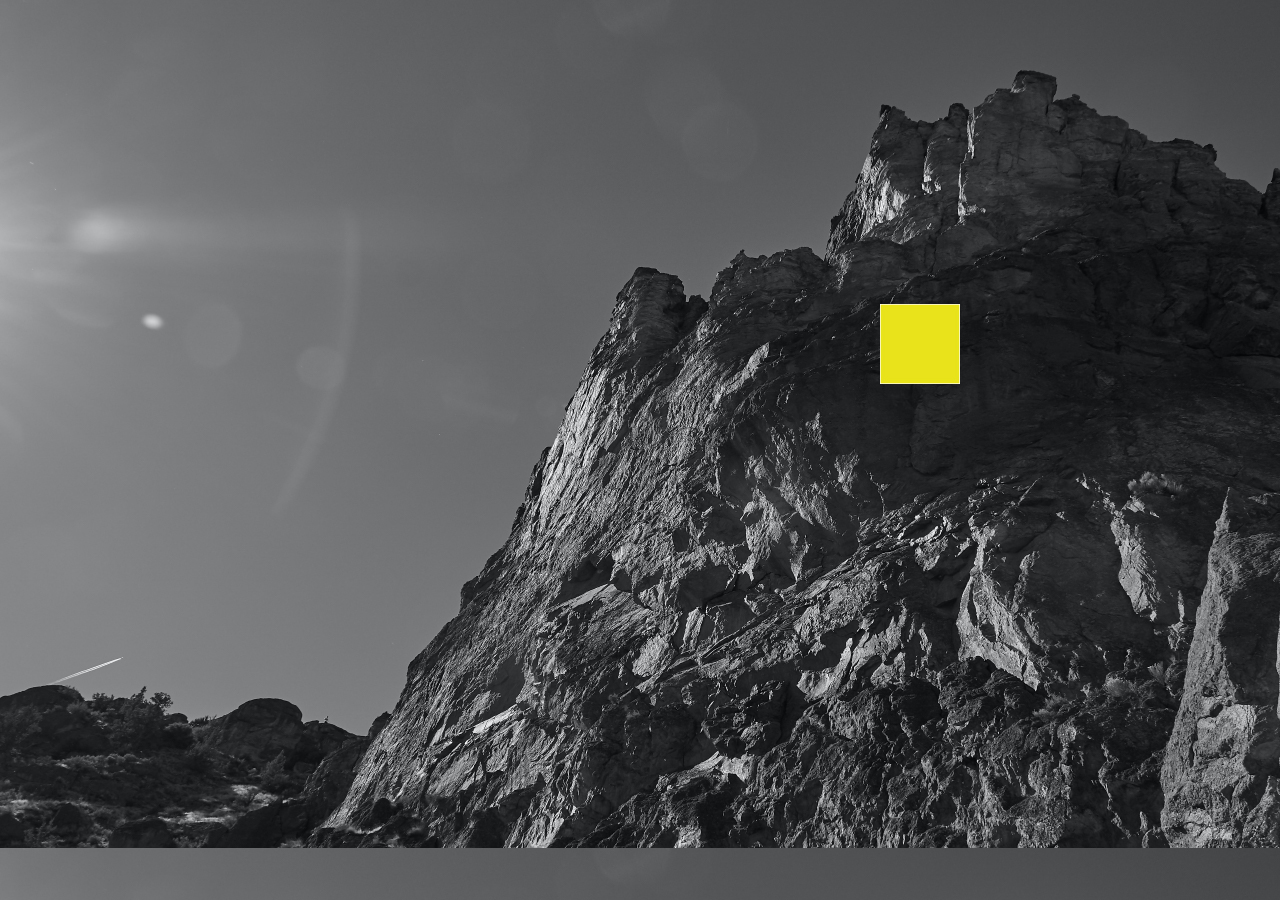
<file: index.html>
<!DOCTYPE html>
<html lang="en" dir="ltr">
  <head>

    <meta charset="utf-8">
    <link rel="stylesheet" href="css/style.css">
    <link rel="icon" href="IMG/favicon-2.ico" type="image/ico">
    <title>Falesia Fadalto</title>
    <!-- Global site tag (gtag.js) - Google Analytics -->
        <script async src="https://www.googletagmanager.com/gtag/js?id=G-X1YQD7YTWF"></script>
        <script>
          window.dataLayer = window.dataLayer || [];
          function gtag(){dataLayer.push(arguments);}
          gtag('js', new Date());

          gtag('config', 'G-X1YQD7YTWF');
        </script>
  </head>

  <body id="Filippo">
      <a href="2PAGINA.html">
      <div class="imageBox">
                  <div class="imageInn">
                    <img src="IMG/Quadro.jpg" alt="Default Image">
                  </div>
                  <div class="hoverImg">
                    <img src="IMG/Logo bianco con 80x80.png" alt="Profile Image">
                  </div>
      </div>
      </a>







  </body>


















</html>
</file>
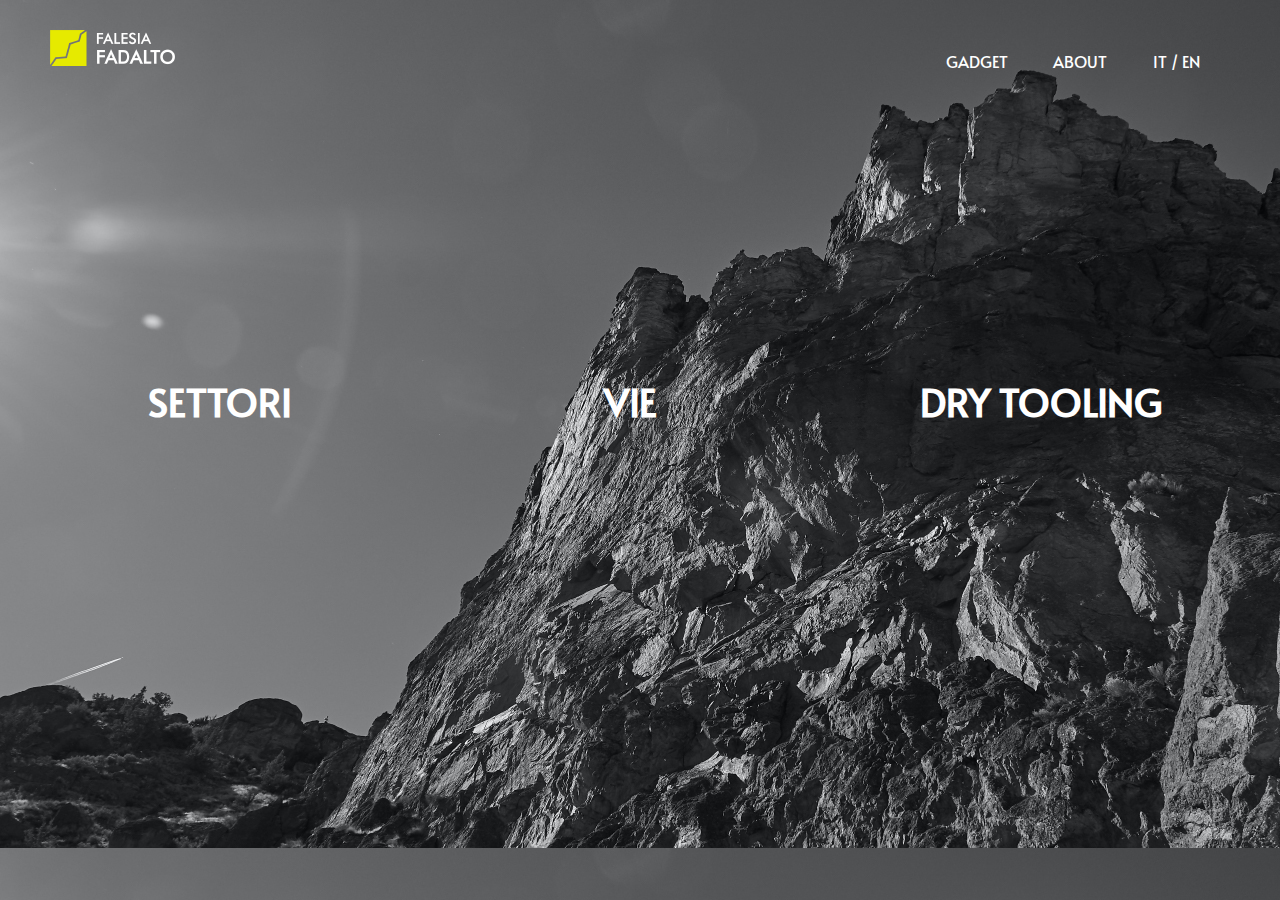
<file: 2PAGINA.html>
<!DOCTYPE html>
<html lang="en" dir="ltr">
  <head>
    <meta charset="utf-8">
    <link rel="stylesheet" href="css/style.css">
    <link rel="icon" href="IMG/favicon-2.ico" type="image/ico">
    <link rel="preconnect" href="https://fonts.gstatic.com">
    <link href="https://fonts.googleapis.com/css2?family=Alata&display=swap" rel="stylesheet">
     <!-- Global site tag (gtag.js) - Google Analytics -->
        <script async src="https://www.googletagmanager.com/gtag/js?id=G-X1YQD7YTWF"></script>
        <script>
          window.dataLayer = window.dataLayer || [];
          function gtag(){dataLayer.push(arguments);}
          gtag('js', new Date());

          gtag('config', 'G-X1YQD7YTWF');
        </script>
    <title></title>
  </head>
  <body class="A1">

            <ul>
                <li id="home"><a href="index.html"><img src="IMG/Logo bianco con 40x40-01-01.png"></a></li>
                <li id="gadget"> <a class="A6" href="GADGET.html">GADGET</a> </li>
                <li id="menu"> <a class="A5" href="about.html">ABOUT</a></li>
                <li id="language">IT / EN</li>
            </ul>


        <p class="AA">
          <div class="A"><h2> <a class="A11" href="SETTORI.html">SETTORI</a> </h2></div>
          <div class="B"><h2> <a class="A11" href="VIE.html">VIE</a> </h2></div>
          <div class="C"><h2> <a class="A11" href="DRYTOOLING.html">DRY TOOLING</a> </h2></div>
       </p>











  </body>
</html>
</file>
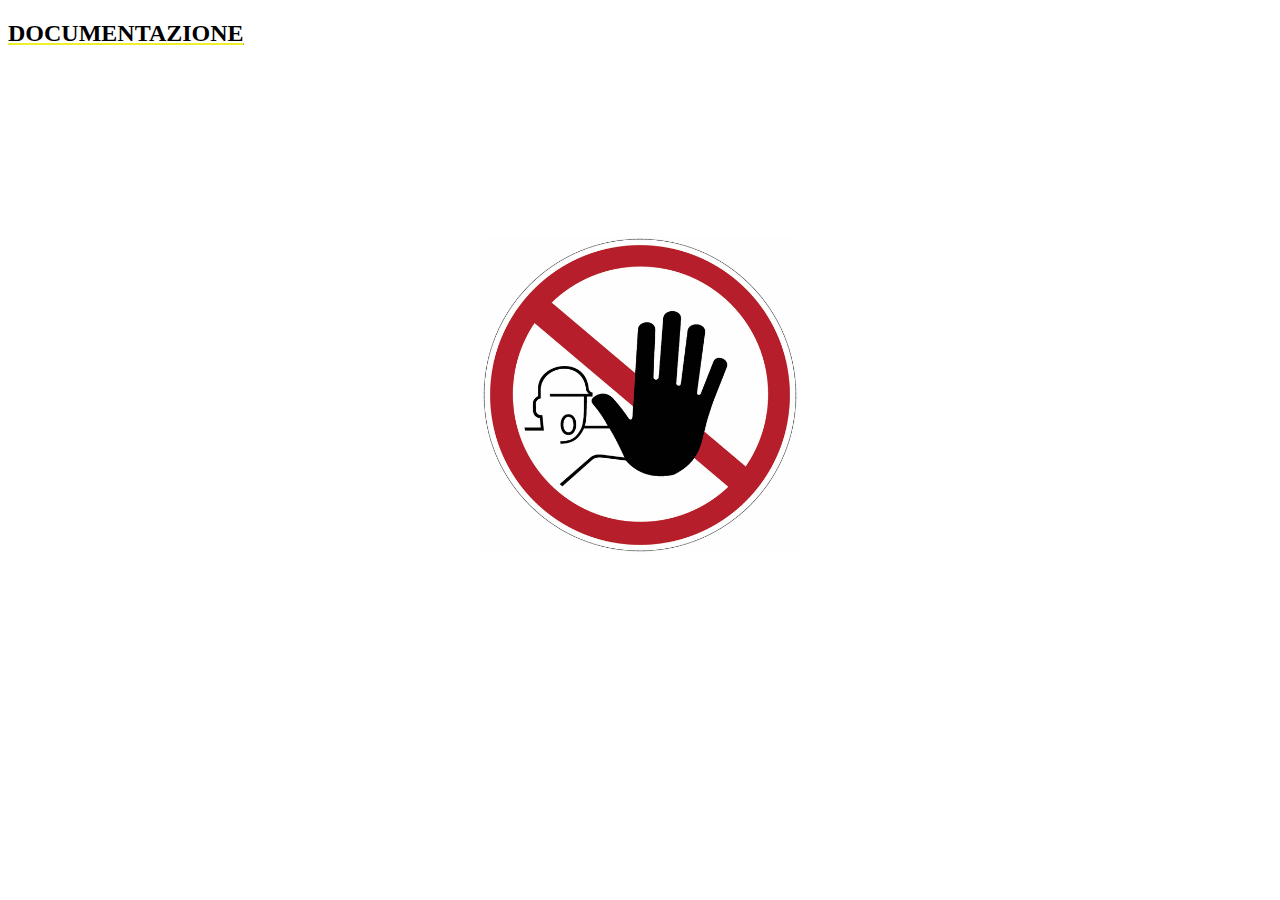
<file: about.html>
<!DOCTYPE html>
<html lang="en" dir="ltr">
  <head>
    <meta charset="utf-8">
    <link rel="stylesheet" href="styleDOCU.css">
    <link rel="icon" href="IMG/favicon-2.ico" type="image/ico">
    <title> Falesia Fadalto | ABOUT </title>
  </head>
  <body>


      <a href="documentazione.html"><h2>DOCUMENTAZIONE</h2></a>

      <div class="ABTd">
            <img src="imgdocu/youshallnotpass.gif" class="ABT">
      </div>

  </body>
</html>
</file>
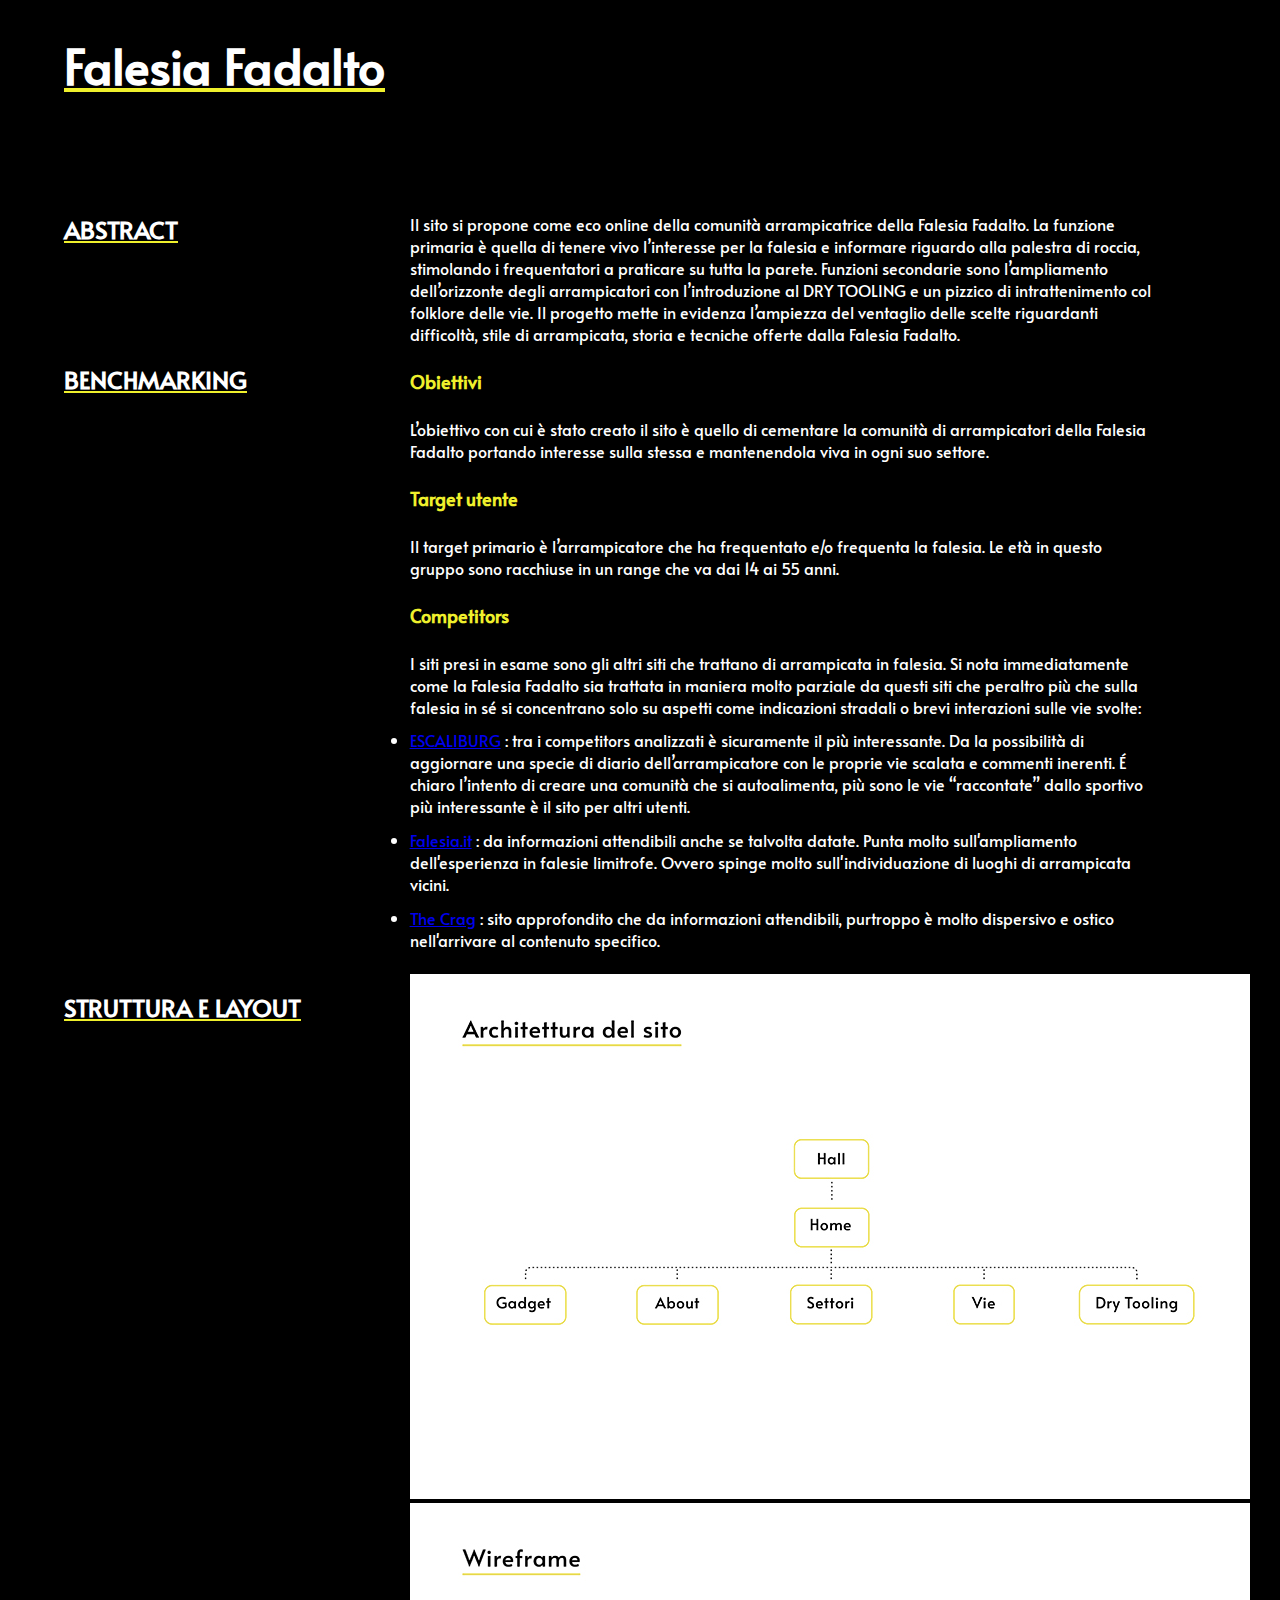
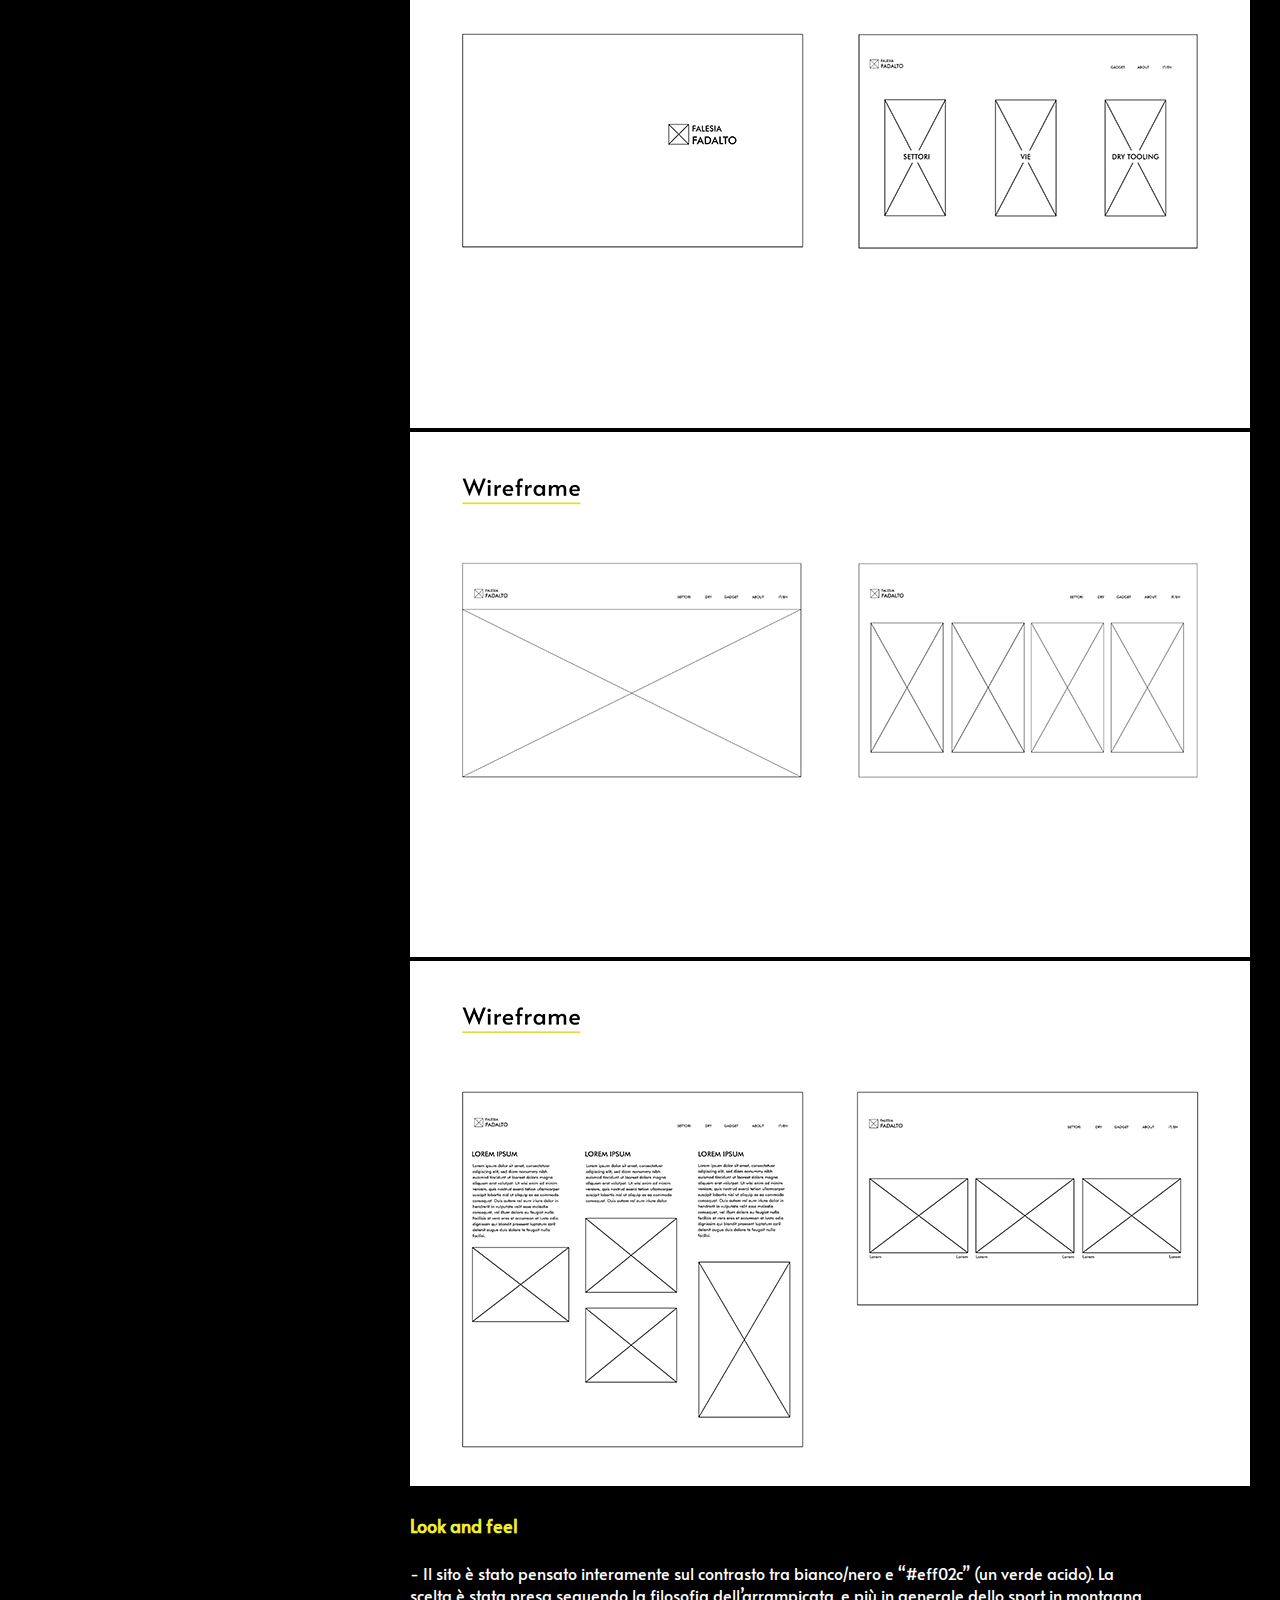
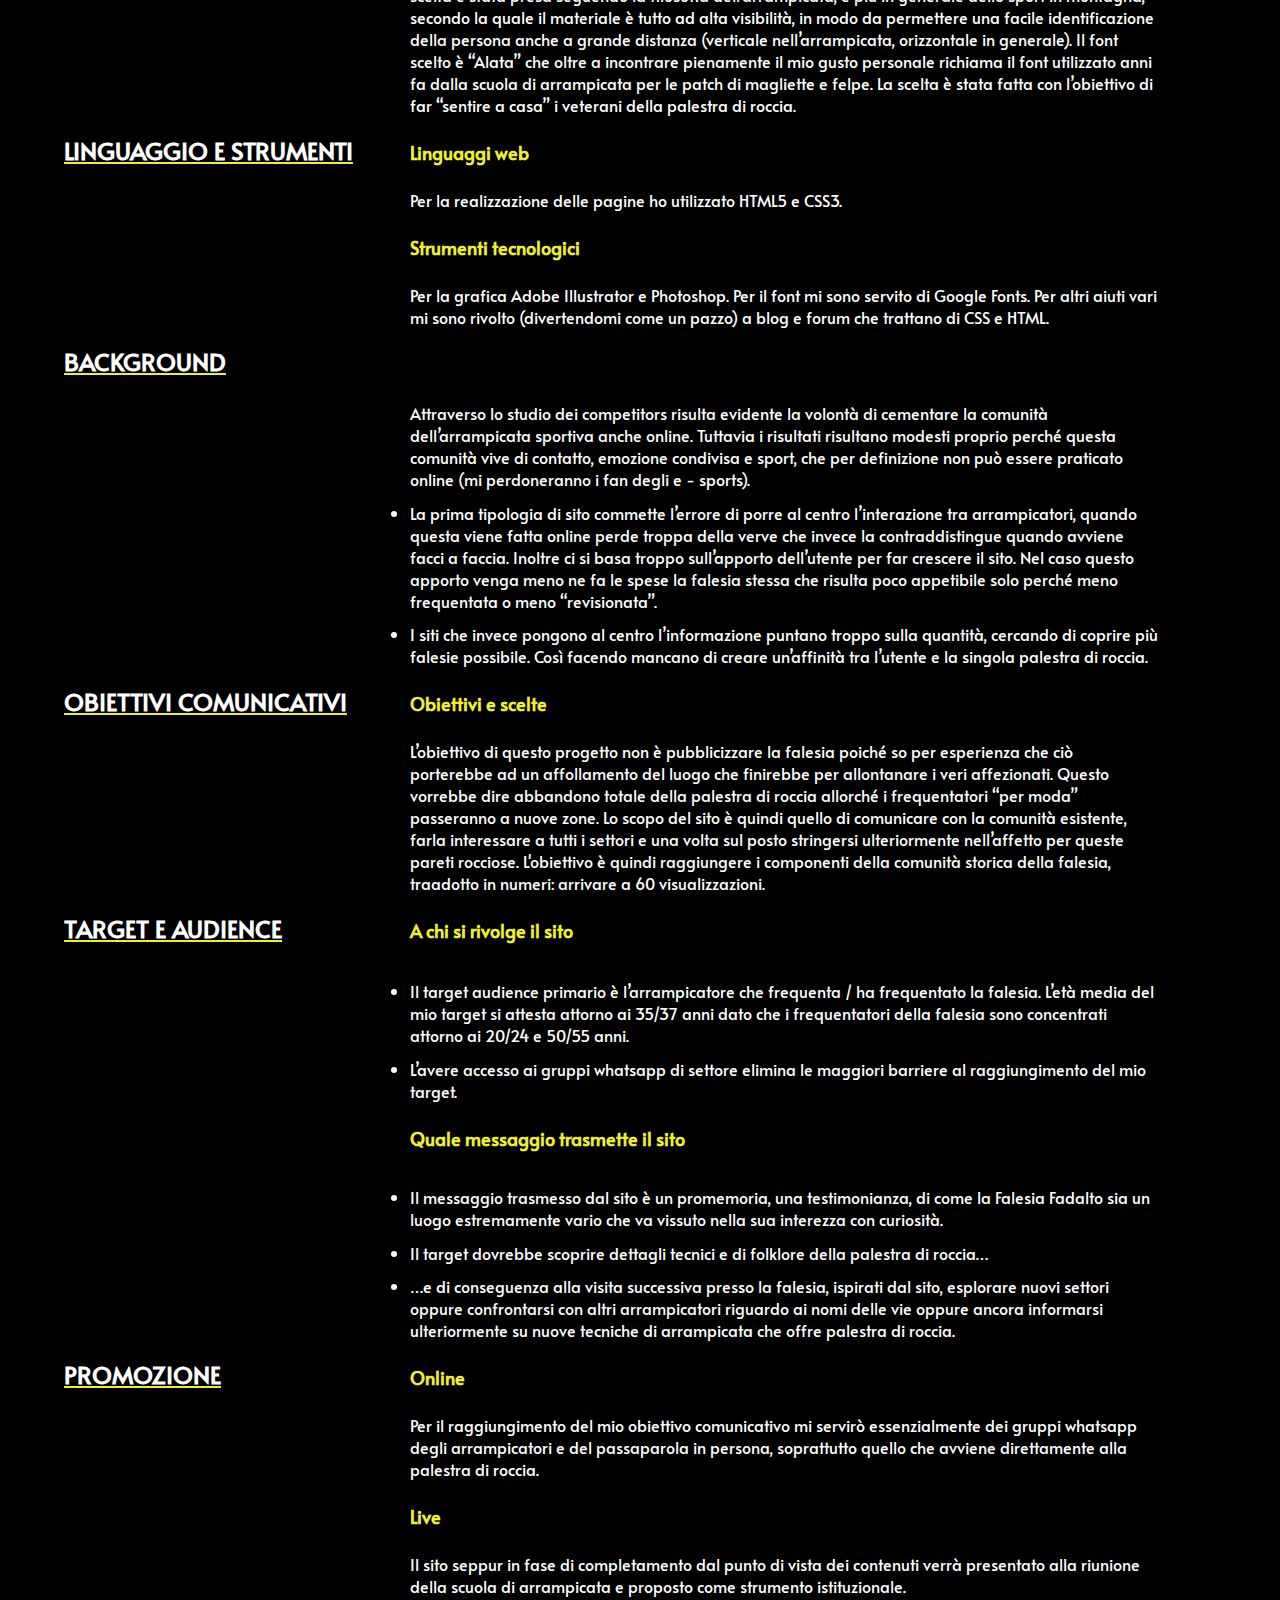
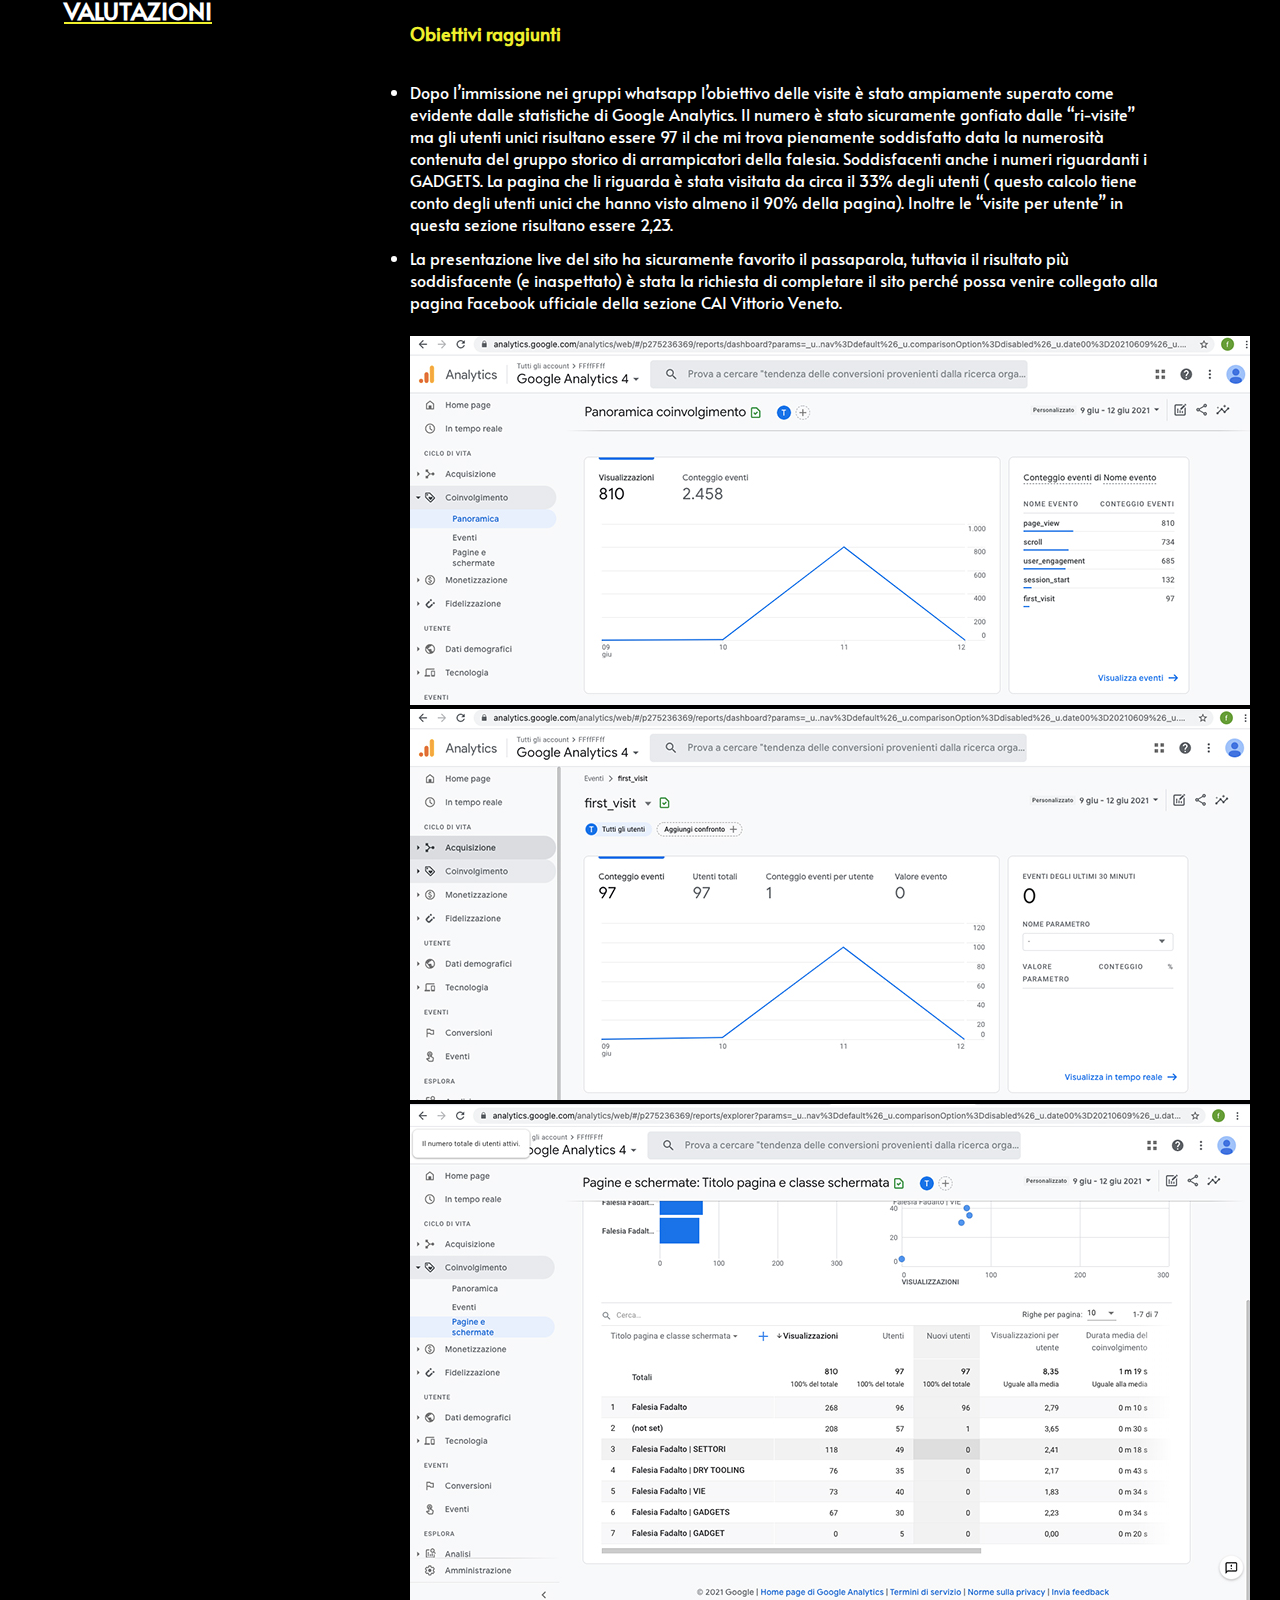
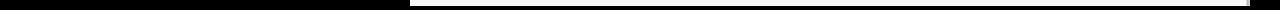
<file: documentazione.html>
<!DOCTYPE html>
<html lang="en" dir="ltr">
  <head>
    <meta charset="utf-8">
    <link rel="stylesheet" href="styleDOCU.css">
    <link rel="icon" href="IMG/favicon-2.ico" type="image/ico">
    <link rel="preconnect" href="https://fonts.gstatic.com">
    <link href="https://fonts.googleapis.com/css2?family=Alata&display=swap" rel="stylesheet">
    <title> Falesia Fadalto | DOCUMENTAZIONE </title>
  </head>

  <body id="docu">

        <div class="">
            <h1 id="TITLE">Falesia Fadalto</h1>
        </div>

<!--- ABSTRACT ------------->

        <div class="abstrc">
              <p class="abst">
                <div class="A"> <h3 class="titleabst">ABSTRACT</h3> </div>
                <div class="B">Il sito si propone come eco online della comunità arrampicatrice della Falesia Fadalto. La funzione primaria è quella di tenere vivo l’interesse per la falesia e informare riguardo alla palestra di roccia, stimolando i frequentatori a praticare su tutta la parete. Funzioni secondarie sono l’ampliamento dell’orizzonte degli arrampicatori con l’introduzione al DRY TOOLING e un pizzico di intrattenimento col folklore delle vie.
                          Il progetto mette in evidenza l’ampiezza del ventaglio delle scelte riguardanti difficoltà, stile di arrampicata, storia e tecniche offerte dalla Falesia Fadalto.</div>
              </p>
        </div>


<!--- PMP --->

<!--- BENCHMARKING ------------->

              <div>
                    <p class="abst">
                      <div class="A"> <h3 class="titlBNC">BENCHMARKING</h3> </div>
                      <div class="B"> <h4>Obiettivi</h4>L’obiettivo con cui è stato creato il sito è quello di cementare la comunità di arrampicatori della Falesia Fadalto portando interesse sulla stessa e mantenendola viva in ogni suo settore.</div>
                      <div class="BB"> <h4>Target utente</h4> Il target primario è l’arrampicatore che ha frequentato e/o frequenta la falesia. Le età in questo gruppo sono racchiuse in un range che va dai 14 ai 55 anni. </div>
                      <div class="BB"> <h4>Competitors</h4> I siti presi in esame sono gli altri siti che trattano di arrampicata in falesia. Si nota immediatamente come la Falesia Fadalto sia trattata in maniera molto parziale da questi siti che peraltro più che sulla falesia in sé si concentrano solo su aspetti come indicazioni stradali o brevi interazioni sulle vie svolte: </div>
                      <li class="BBB"> <a class="link" href="https://www.escalibur.eu">ESCALIBURG</a> : tra i competitors analizzati è sicuramente il più interessante. Da la possibilità di aggiornare una specie di diario dell’arrampicatore con le proprie vie scalata e commenti inerenti. É chiaro l’intento di creare una comunità che si autoalimenta, più sono le vie “raccontate” dallo sportivo più interessante è il sito per altri utenti.</li>
                      <li class="BBB"> <a class="link" href="https://www.falesia.it/it/">Falesia.it</a> : da informazioni attendibili anche se talvolta datate. Punta molto sull'ampliamento dell'esperienza in falesie limitrofe. Ovvero spinge molto sull'individuazione di luoghi di arrampicata vicini.</li>
                      <li class="BBB1"> <a class="link" href="https://www.thecrag.com">The Crag</a> : sito approfondito che da informazioni attendibili, purtroppo è molto dispersivo e ostico nell'arrivare al contenuto specifico.</li>
                    </p>
              </div>

<!--- STRUTTURA E LAYOUT ------------->

                <div>
                      <p class="abst">
                        <div class="A"> <h3 class="titlBNC">STRUTTURA E LAYOUT</h3> </div>
                        <div class="B"> <img src="imgdocu/alberoP.jpg"> </div>
                        <div class="BB"> <img src="imgdocu/wireframeP.jpg"> </div>
                        <div class="BB"> <img src="imgdocu/wireframe2P.jpg"> </div>
                        <div class="BB"> <img src="imgdocu/wireframe3P.jpg"> </div>
                        <div class="BB"> <h4>Look and feel</h4> - Il sito è stato pensato interamente sul contrasto tra bianco/nero e “#eff02c” (un verde acido). La scelta è stata presa seguendo la filosofia dell’arrampicata, e più in generale dello sport in montagna, secondo la quale il materiale è tutto ad alta visibilità, in modo da permettere una facile identificazione della persona anche a grande distanza (verticale nell’arrampicata, orizzontale in generale). Il font scelto è “Alata” che  oltre a incontrare pienamente il mio gusto personale richiama il font utilizzato anni fa dalla scuola di arrampicata per le patch di magliette e felpe. La scelta è stata fatta con l’obiettivo di far “sentire a casa” i veterani della palestra di roccia.</div>
                      </p>
                </div>


<!--- LINGUAGGI E STRUMENTI ------------->


                <div>
                      <p class="abst">
                        <div class="A"> <h3 class="titlBNC">LINGUAGGIO E STRUMENTI</h3> </div>
                        <div class="B"> <h4>Linguaggi web</h4> Per la realizzazione delle pagine ho utilizzato HTML5 e CSS3. </div>
                        <div class="BB"> <h4>Strumenti tecnologici</h4> Per la grafica Adobe Illustrator e Photoshop. Per il font mi sono servito di Google Fonts. Per altri aiuti vari mi sono rivolto (divertendomi come un pazzo) a blog e forum che trattano di CSS e HTML. </div>
                      </p>
                </div>


<!--- COMMUNICATION STRATEGY ----->


<!-- BACKGROUND ------------->


                <div>
                      <p class="abst">
                        <div class="A"> <h3 class="titlBNC">BACKGROUND</h3> </div>
                        <div class="BB">Attraverso lo studio dei competitors risulta evidente la volontà di cementare la comunità dell’arrampicata sportiva anche online. Tuttavia i risultati risultano modesti proprio perché questa comunità vive di contatto, emozione condivisa e sport, che per definizione non può essere praticato online (mi perdoneranno i fan degli e - sports).</div>
                        <li class="BBB">La prima tipologia di sito commette l’errore di porre al centro l’interazione tra arrampicatori, quando questa viene fatta online perde troppa della verve che invece la contraddistingue quando avviene facci a faccia. Inoltre ci si basa troppo sull’apporto dell’utente per far crescere il sito. Nel caso questo apporto venga meno ne fa le spese la falesia stessa che risulta poco appetibile solo perché meno frequentata o meno “revisionata”.</li>
                        <li class="BBB">I siti che invece pongono al centro l’informazione puntano troppo sulla quantità, cercando di coprire più falesie possibile. Così facendo mancano di creare un’affinità tra l’utente e la singola palestra di roccia.</li>
                      </p>
                </div>

<!--- OBIETTIVI COMUNICATIVI ---->


                  <div>
                        <p class="abst">
                          <div class="A"> <h3 class="titlBNC">OBIETTIVI COMUNICATIVI</h3> </div>
                          <div class="B"> <h4>Obiettivi e scelte</h4>L’obiettivo di questo progetto non è pubblicizzare la falesia poiché so per esperienza che ciò porterebbe ad un affollamento del luogo che finirebbe per allontanare i veri affezionati. Questo vorrebbe dire abbandono totale della palestra di roccia allorché i frequentatori “per moda” passeranno a nuove zone. Lo scopo del sito è quindi quello di comunicare con la comunità esistente, farla interessare a tutti i settori e una volta sul posto stringersi ulteriormente nell’affetto per queste pareti rocciose. L'obiettivo è quindi raggiungere i componenti della comunità storica della falesia, traadotto in numeri: arrivare a 60 visualizzazioni.</div>
                        </p>
                  </div>


<!--- TARGET AUDIENCE ---->


                  <div>
                        <p class="abst">
                          <div class="A"> <h3 class="titlBNC">TARGET E AUDIENCE</h3> </div>
                          <div class="B"> <h4>A chi si rivolge il sito</h4></div>
                          <li class="BBB">Il target audience primario è l’arrampicatore che frequenta / ha frequentato la falesia. L’età media del mio target si attesta attorno ai 35/37 anni dato che i frequentatori della falesia sono concentrati attorno ai 20/24 e 50/55 anni.</li>
                          <li class="BBB">L’avere accesso ai gruppi whatsapp di settore elimina le maggiori barriere al raggiungimento del mio target.</li>

                          <div class="Bh"> <h4>Quale messaggio trasmette il sito</h4></div>
                          <li class="BBB">Il messaggio trasmesso dal sito è un promemoria, una testimonianza, di come la Falesia Fadalto sia un luogo estremamente vario che va vissuto nella sua interezza con curiosità.</li>
                          <li class="BBB">Il target dovrebbe scoprire dettagli tecnici e di folklore della palestra di roccia…</li>
                          <li class="BBB">…e di conseguenza alla visita successiva presso la falesia, ispirati dal sito, esplorare nuovi settori oppure confrontarsi con altri arrampicatori riguardo ai nomi delle vie oppure ancora informarsi ulteriormente su nuove tecniche di arrampicata che offre palestra di roccia.</li>
                        </p>
                  </div>



<!--- PROMOZIONE ----->


                <div>
                    <p class="abst">
                      <div class="A"> <h3 class="titlBNC">PROMOZIONE</h3> </div>
                      <div class="B"> <h4>Online</h4>Per il raggiungimento del mio obiettivo comunicativo mi servirò essenzialmente dei gruppi whatsapp degli arrampicatori e del passaparola in persona, soprattutto quello che avviene direttamente alla palestra di roccia.</div>
                      <div class="Bh"> <h4>Live</h4>Il sito seppur in fase di completamento dal punto di vista dei contenuti verrà presentato alla riunione della scuola di arrampicata e proposto come strumento istituzionale.</div>
                    </p>
                </div>


<!--- VALUTAZIONE ---------->






                  <div>
                    <p class="abst">
                      <div class="A"> <h3 class="titlVAL">VALUTAZIONI</h3> </div>
                      <div class="B"> <h4>Obiettivi raggiunti</h4></div>
                      <li class="BBB">Dopo l’immissione nei gruppi whatsapp l’obiettivo delle visite è stato ampiamente superato come evidente dalle statistiche di Google Analytics. Il numero è stato sicuramente gonfiato dalle “ri-visite” ma gli utenti unici risultano essere 97 il che mi trova pienamente soddisfatto data la numerosità contenuta del gruppo storico di arrampicatori della falesia. Soddisfacenti anche i numeri riguardanti i GADGETS. La pagina che li riguarda è stata visitata da circa il 33% degli utenti ( questo calcolo tiene conto degli utenti unici che hanno visto almeno il 90% della pagina). Inoltre le “visite per utente” in questa sezione risultano essere 2,23.</li>
                      <li class="BBB1">La presentazione live del sito ha sicuramente favorito il passaparola, tuttavia il risultato più soddisfacente (e inaspettato) è stata la richiesta di completare il sito perché possa venire collegato alla pagina Facebook ufficiale della sezione CAI Vittorio Veneto.</li>
                      <div class="BB"> <img src="imgdocu/visitetot.jpg"> </div>
                      <div class="BB"> <img src="imgdocu/utentising.jpg"> </div>
                      <div class="BB"> <img src="imgdocu/singolestat.jpg"> </div>
                  </div>






  </body>
</html>
</file>
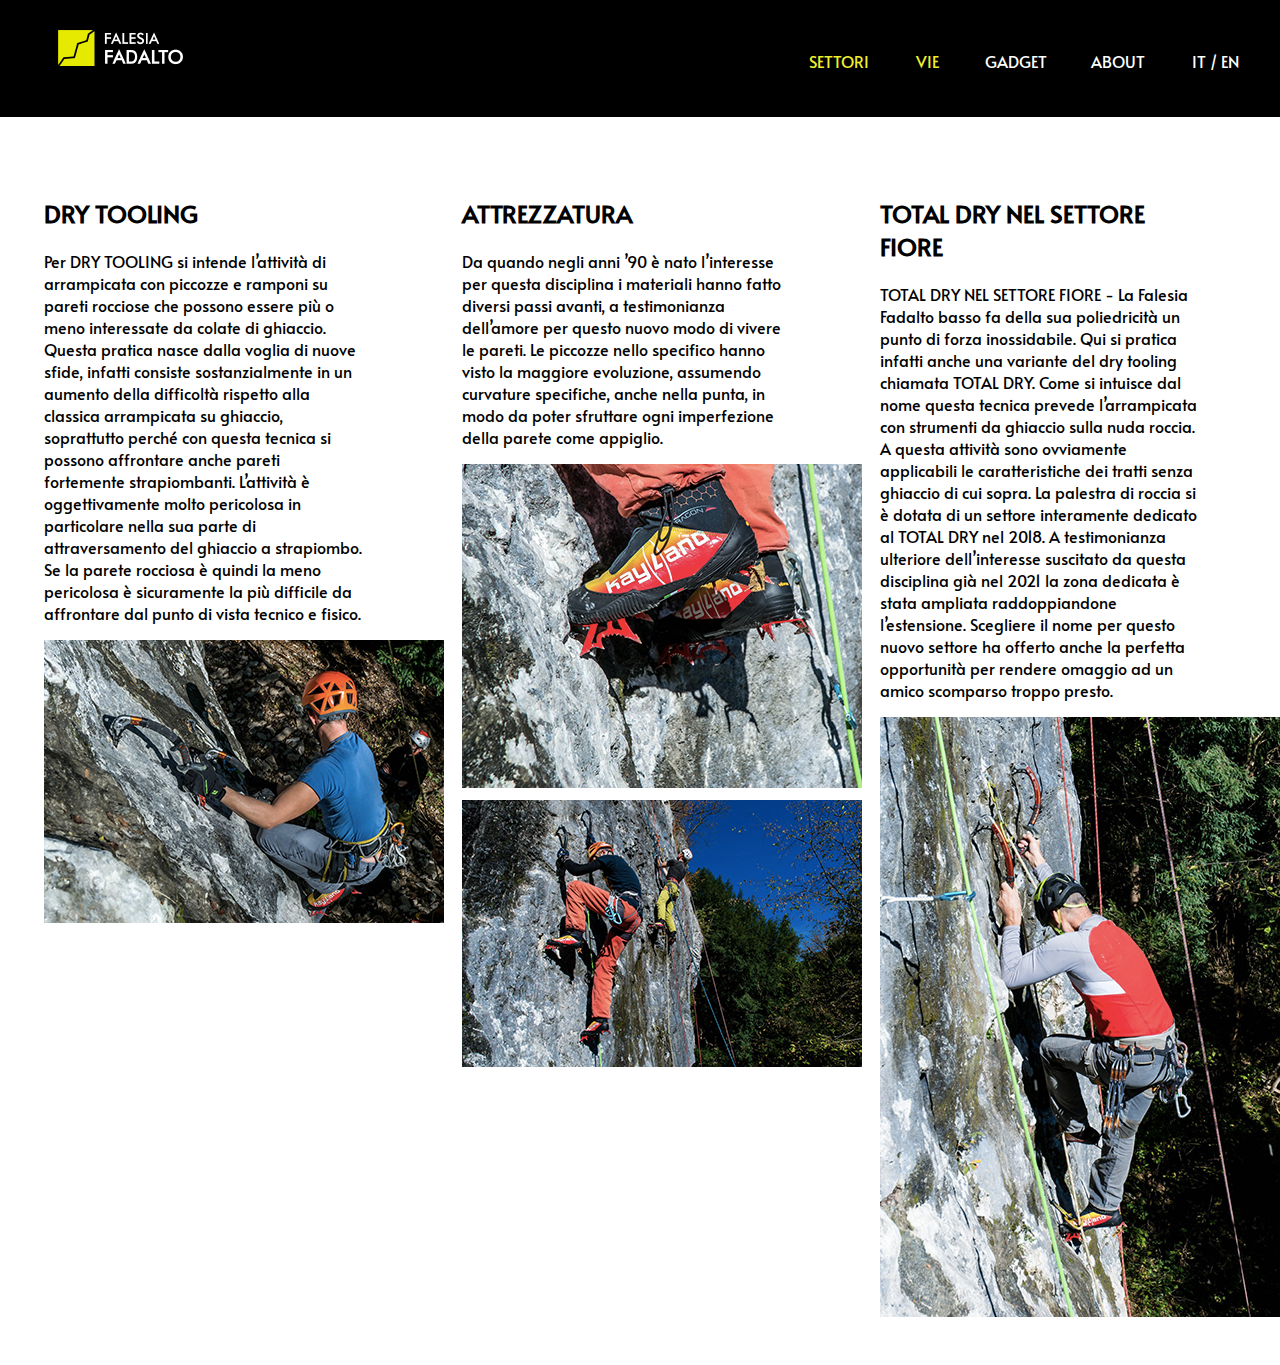
<file: DRYTOOLING.html>
<!DOCTYPE html>
<html lang="en" dir="ltr">
  <head>
    <meta charset="utf-8">
    <link rel="stylesheet" href="css/style.css">
    <link rel="icon" href="IMG/favicon-2.ico" type="image/ico">
    <link rel="preconnect" href="https://fonts.gstatic.com">
    <link href="https://fonts.googleapis.com/css2?family=Alata&display=swap" rel="stylesheet">
     <!-- Global site tag (gtag.js) - Google Analytics -->
        <script async src="https://www.googletagmanager.com/gtag/js?id=G-X1YQD7YTWF"></script>
        <script>
          window.dataLayer = window.dataLayer || [];
          function gtag(){dataLayer.push(arguments);}
          gtag('js', new Date());

          gtag('config', 'G-X1YQD7YTWF');
        </script>
    <title> Falesia Fadalto | DRY TOOLING </title>
  </head>
  <body class="AAGdt">

            <ul id="gdt">
                <li id="home"><a href="index.html"><img src="IMG/Logo bianco con 40x40-01-01.png"></a></li>
                <li id="settoriDT"><a class="A6gdt" href="SETTORI.html">SETTORI</a></li>
                <li id="VIEgdt"> <a class="A7gdt" href="VIE.html">VIE</a></li>
                <li id="gadget2"> <a class="A6" href="GADGET.html">GADGET</a> </li>
                <li id="menu"> <a class="A5" href="about.html">ABOUT</a></li>
                <li id="language">IT / EN</li>


            </ul>

    <!-- foto PK -->

              <div class="DRY1">
                        <h2 class="H2dry">DRY TOOLING</h2>

                        <p>
                           Per DRY TOOLING si intende l’attività di arrampicata con piccozze e ramponi su pareti rocciose che possono essere più o meno interessate da colate di ghiaccio.
                            Questa pratica nasce dalla voglia di nuove sfide, infatti consiste sostanzialmente in un aumento della difficoltà rispetto alla classica arrampicata su ghiaccio, soprattutto perché con questa tecnica si possono affrontare anche pareti fortemente strapiombanti. L’attività è oggettivamente molto pericolosa in particolare nella sua parte di attraversamento del ghiaccio a strapiombo.
                            Se la parete rocciosa è quindi la meno pericolosa è sicuramente la più difficile da affrontare dal punto di vista tecnico e fisico.
                        </p>

                            <div class="">
                                <img src="IMG/pikke.jpg">
                            </div>


               </div>


<!-- foto STRUM -->

                <div class="DRY2">
                                <h2 id="dry2" >ATTREZZATURA</h2>
                                <p>
                                  Da quando negli anni ’90 è nato l’interesse per questa disciplina i materiali hanno fatto diversi passi avanti, a testimonianza dell’amore per questo nuovo modo di vivere le pareti. Le piccozze nello specifico hanno visto la maggiore evoluzione, assumendo curvature specifiche, anche nella punta, in modo da poter sfruttare ogni imperfezione della parete come appiglio.
                                </p>

                        <div>
                          <img src="IMG/strumenti.jpg">
                        </div>

                        <div class="DRY4">
                          <img src="IMG/strumenti2.jpg">
                        </div>
                  </div>




<!-- foto LF -->



            <div class="DRY3">

              <h2 class="H2dry">TOTAL DRY NEL SETTORE FIORE</h2>

              <p>
              TOTAL DRY NEL SETTORE FIORE - La Falesia Fadalto basso fa della sua poliedricità un punto di forza inossidabile. Qui si pratica infatti anche una variante del dry tooling chiamata TOTAL DRY. Come si intuisce dal nome questa tecnica prevede l’arrampicata con strumenti da ghiaccio sulla nuda roccia. A questa attività sono ovviamente applicabili le caratteristiche dei tratti senza ghiaccio di cui sopra. La palestra di roccia si è dotata di un settore interamente dedicato al TOTAL DRY nel 2018. A testimonianza ulteriore dell’interesse suscitato da questa disciplina già nel 2021 la zona dedicata è stata ampliata raddoppiandone l’estensione. Scegliere il nome per questo nuovo settore ha offerto anche la perfetta opportunità per rendere omaggio ad un amico scomparso troppo presto.
            </p>

              <div class="">
                <img src="IMG/livio.jpg">
              </div>


            </div>

</html>
</file>
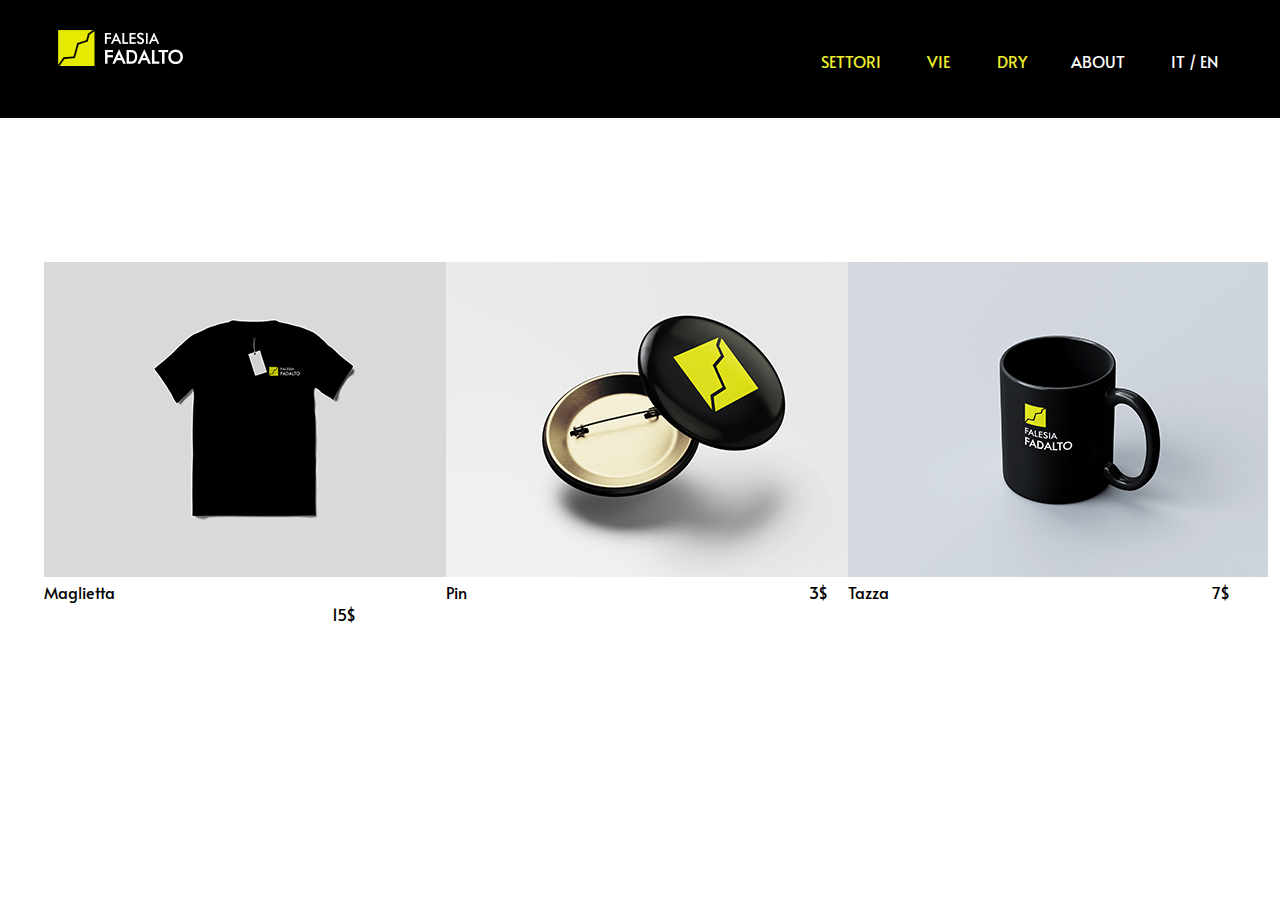
<file: GADGET.html>
<!DOCTYPE html>
<html lang="en" dir="ltr">
  <head>
    <meta charset="utf-8">
    <link rel="stylesheet" href="css/style.css">
    <link rel="icon" href="IMG/favicon-2.ico" type="image/ico">
    <link rel="preconnect" href="https://fonts.gstatic.com">
    <link href="https://fonts.googleapis.com/css2?family=Alata&display=swap" rel="stylesheet">
     <!-- Global site tag (gtag.js) - Google Analytics -->
        <script async src="https://www.googletagmanager.com/gtag/js?id=G-X1YQD7YTWF"></script>
        <script>
          window.dataLayer = window.dataLayer || [];
          function gtag(){dataLayer.push(arguments);}
          gtag('js', new Date());

          gtag('config', 'G-X1YQD7YTWF');
        </script>
    <title> Falesia Fadalto | GADGETS </title>
  </head>
  <body class="AAGdt">

            <ul id="gdt">
                <li id="home"><a href="index.html"><img src="IMG/Logo bianco con 40x40-01-01.png"></a></li>
                <li id="settori"><a class="A6gdt" href="SETTORI.html">SETTORI</a></li>
                <li id="VIEgdt"> <a class="A7gdt" href="VIE.html">VIE</a></li>
                <li id="DRY"> <a class="A8" href="DRYTOOLING.html">DRY</a></li>
                <li id="menu"> <a class="A5" href="about.html">ABOUT</a></li>
                <li id="language">IT / EN</li>


            </ul>


            <p class="AAAgdt">
              <div class="Agdt"> <img src="IMG/tshirt 01.jpg" alt=""> Maglietta <p class="bibob1"> 15$</p>  </div>
              <div class="Bgdt"> <img src="IMG/pin 01.jpg" alt=""> Pin <p class="bibob2"> 3$</p>  </div>
              <div class="Cgdt"> <img src="IMG/tazza 01.jpg" alt=""> Tazza <p class="bibob3"> 7$</p> </div>
           </p>






  </body>
</html>
</file>
<file: css/style.css>
/*PAGINA UNO*/

body#Filippo {
 background-image: url("../IMG/Sfondo.jpg");
 background-color: none;
 margin-left: 55em;
 margin-top: 19em;
}

.imageBox {
  position: relative;
  float: left;}

.imageBox .hoverImg {
  position: absolute;
  left: 0;
  top: 0;
  display: none;}

.imageBox:hover .hoverImg {
  display: block;}


/* PAGINA DUE */

ul li{ display: inline;}

a{text-decoration: none;}

ul{ margin-top: 2.2222%;}

li#menu { padding-left: 3.3333%;
          font-family: "Alata",sans-serif;}

li#home {margin-right:;}

li#gadget {padding-left: 56.7%;
          font-family: "Alata",sans-serif;}

li#language {margin-left: 3.47%;
            font-family: "Alata",sans-serif;
            color: white;}

.A1 { background-image: url("../IMG/Sfondo.jpg");
      color: white;}


.AA{margin-top: 6.25%;}

.A{float: left;
  width: 30%;
  margin: 1.1111%;
  padding-top: 15%;
  padding-bottom: 20%;
  margin-left: 1.736%;
  font-family: "Alata",sans-serif;}

.B{float: left;
  width: 30%;
  margin: 1.1111%;
  padding-top: 15%;
  padding-bottom: 20%;
  margin-left: 1.39%;
  font-family: "Alata",sans-serif;}

.C{float: left;
  width: 30%;
  padding-top: 15%;
  padding-bottom: 20%;
  margin: 1.1111%;
  margin-left: 1.39%;
  font-family: "Alata",sans-serif;}

h2{ text-align: center;}


.A:hover{ background-image: url("../IMG/SETTORI.png");}

.B:hover{ background-image: url("../IMG/VIE_Tavola disegno 1_Tavola disegno 1.png");}

.C:hover{ background-image: url("../IMG/DRYTOOLING.png");}

.A5{color: white;}

.A6 {color: white;}

.A11{font-size: 1.6em;
      color: white;}



/*PAGINA SETTORI SPECIFICA*/


li#VIE { margin-left: 47.8%;
          font-family: "Alata",sans-serif;}

li#DRY { margin-left: 3.47%;
          font-family: "Alata",sans-serif;}


li#gadget2 {padding-left: 3.47%;
            font-family: "Alata",sans-serif;}

    .A7 {color: #eff02c;
    font-size: 1.01em;}

    .A8 {color: #eff02c;
    font-size: 1.01em;}



    .D{float: left;
      width: 30%;
      margin: 1.1111%;
      padding-top: 15%;
      padding-bottom: 20%;
      margin-left: 1.736%;
      font-family: "Alata",sans-serif;}

    .E{float: left;
      width: 30%;
      margin: 1.1111%;
      padding-top: 15%;
      padding-bottom: 20%;
      margin-left: 1.736%;
      font-family: "Alata",sans-serif;}

    .F{float: left;
      width: 30%;
      padding-top: 15%;
      padding-bottom: 20%;
      margin: 1.1111%;
      margin-left: 1.39%;
      font-family: "Alata",sans-serif;}

 .A9 {background-color: black;}


  .Dsett {float: left;
    width: 20%;
    padding-top: 15%;
    padding-bottom: 30%;
    padding-right: 2.8%;
    margin-left: 2.8%;
    font-family: "Alata",sans-serif;
    background-image: url("../IMG/5-PICCOLO.png");
    background-repeat: no-repeat;}

  .Esett {float: left;
    width: 20%;
    padding-top: 15%;
    padding-bottom: 30%;
    padding-right: 2.8%;
    margin-left: 1.1111%;
    font-family: "Alata",sans-serif;
    background-image: url("../IMG/9-PICCOLO.png");
    background-repeat: no-repeat;}

  .Fsett {float: left;
    width: 20%;
    padding-top: 15%;
    padding-bottom: 30%;
    padding-right: 2.8%;
    margin-left: 1.1111%;
    font-family: "Alata",sans-serif;
    background-image: url("../IMG/10-PICCOLO.png");
    background-repeat: no-repeat;}

  .Gsett {float: left;
    width: 20%;
    padding-top: 15%;
    padding-bottom: 30%;
    padding-right: 2.8%;
    margin-left: 1.1111%;
    font-family: "Alata",sans-serif;
    background-image: url("../IMG/12-PICCOLO.png");
    background-repeat: no-repeat;}




/*GADGET*/

.AAGdt {background-color: none;
        margin: 0px;}

ul#gdt {background-color: black;
        padding-bottom: 3.47%;
        padding-top: 2.22%;
        padding-left: 4.38%;
        padding-right: 0.5555%;
        margin-top: 0px;}

li#VIEgdt {margin-left: 3.47%;
        font-family: "Alata",sans-serif;}

li#settori {margin-left: 46.11%;
            font-family: "Alata",sans-serif;}

        .Agdt{float: left;
          width: 30%;
          margin: 0px;
          padding-top: 10%;
          padding-bottom: 0%;
          margin-left: 3.47%;
          font-family: "Alata",sans-serif;}

        .Bgdt{float: left;
          width: 30%;
          margin: 0px;
          padding-top: 10%;
          padding-bottom: 0%;
          margin-left: 1.39%;
          font-family: "Alata",sans-serif;}

        .Cgdt{float: left;
          width: 30%;
          padding-top: 10%;
          padding-bottom: 0%;
          margin: 0px;
          margin-left: 1.39%;
          font-family: "Alata",sans-serif;}

        .bibob3 {padding-left: 83%;
                display: inline;}
        .bibob1 {padding-left: 75%;
                display: inline;}
        .bibob2 {padding-left: 88%;
                display: inline;}

        .A7gdt {color: #eff02c;}
        .A6gdt {color: #eff02c;}



 /* VIE */

 .A9v { background-image: url("../IMG/3BOH.jpg");
        background-size:;
        background-repeat: no-repeat;
        margin: 0px;}

  ul#ULvie {  background-color: black;
              padding-bottom: 3.47%;
              padding-top: 2.22%;
              padding-left: 3.33%;
              padding-right: 0.5555%;
              margin-top: 0px;
              margin-bottom: 0px;}

li#SETTORIv {margin-left: 45.14%;}

.A7v {color: #eff02c;
      font-family: "Alata",sans-serif;}




/* DRYTOOLING */

li#settoriDT {margin-left: 45.14%;}

h2#dry2 {text-align: left;}

.A6gdt {font-family: "Alata",sans-serif;
        color: #eff02c;}

.DRY1 {float: left;
        width: 25%;
        padding: 3.47%;
        margin-left: 0px;
        font-family: "Alata";}

.DRY2 {float: left;
        width: 25%;
        padding: 3.47%;
        margin-left: 0.69%;
        font-family: "Alata";}

.DRY3 {float: right;
        width: 25%;
        padding: 3.47%;
        margin-right: 2.8%;
        font-family: "Alata";}

.H2dry {text-align: left;}

.DRY4 {margin-top: 2.43%;}
</file>
<file: styleDOCU.css>
body#docu { margin-left: 5%;
      margin-right: 5%;
      background-color: black;
      color: white;
      font-family: "Alata"}

h1 {text-decoration: underline;
    text-decoration-color: #eff02c;
    font-size: xxx-large}

h3 {color: white;
    font-size: x-large;
    text-decoration: underline;
    text-decoration-color: #eff02c;}

h4 {text-decoration: underlinetrtr;
    text-decoration-color: #eff02chghf;
    font-size: large;
    color: #eff02c;}

.A{float: left;
  width: 30%;}

.B {float: left;
  width: 65%;}

.abstrc {margin-top: 10%;}

.abst {margin: 0px;}

.titleabst {margin: 0px;}

.titlBNC {margin-top: 5%;}

.BB{float: left;
  width: 65%;
  margin-left: 30%;}

.BBB{float: left;
    width: 65%;
    margin-left: 30%;
    margin-top: 1%;}

.BBB1 {float: left;
    width: 65%;
    margin-left: 30%;
    margin-top: 1%;
    margin-bottom: 2%;}

.Bh {float: right;
      width: 65%;
      margin-right: 5%;}

.titlVAL {margin-top: 33%;}

footer {padding: 20%;
        margin: 20%;}



a:visited {color: white;}




/* ABOUT */
h2 {color: black;
    text-decoration: underline;
    text-decoration-color: #eff02c;
    font-family: "Alata"}

/* ABOUT */

.ABT {display: block;
  margin-left: auto;
  margin-right: auto;
  width: 50%;}



.ABTd {margin-left: auto;
      margin-right: auto;
      width: 50%;
      margin-top: 15%;}
</file>
